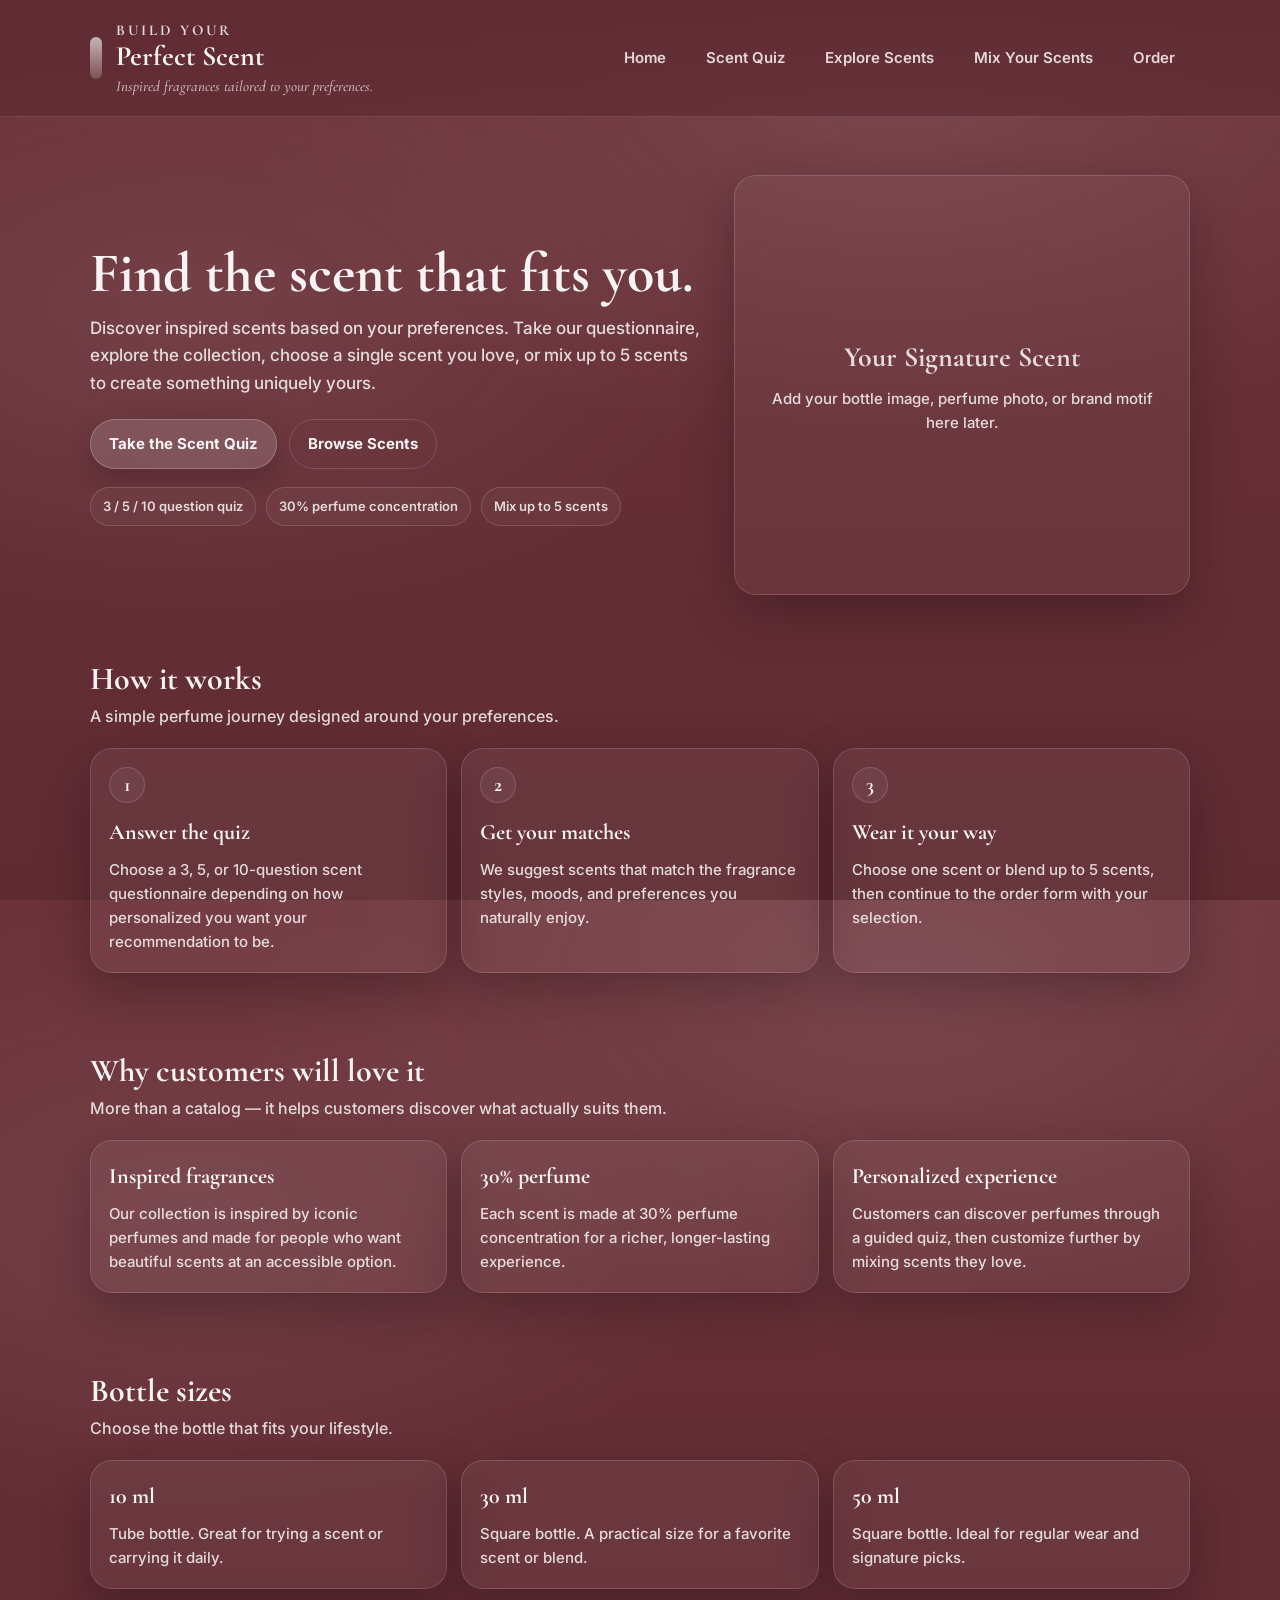
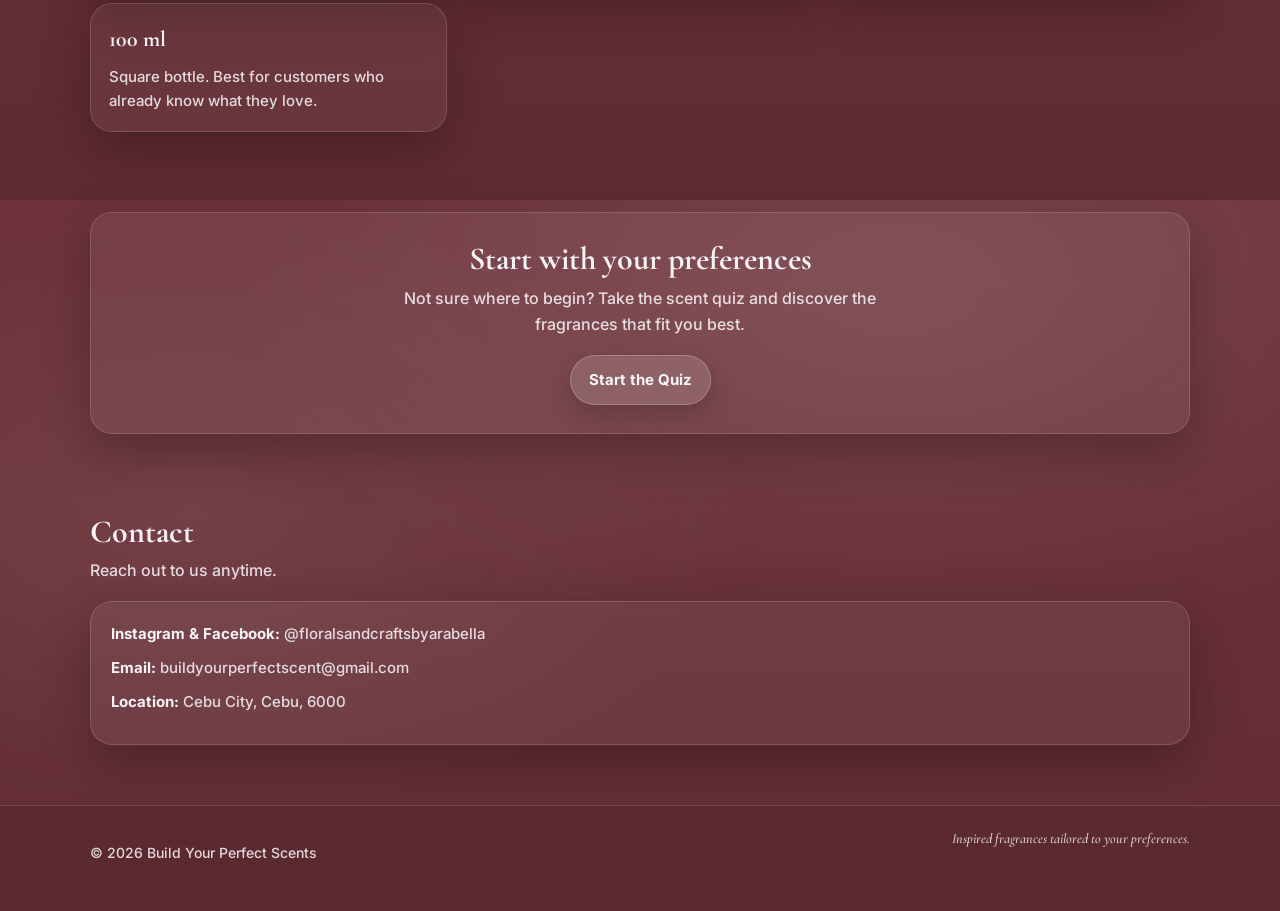
<file: index.html>
<!DOCTYPE html>
<html lang="en">
<head>
  <meta charset="UTF-8" />
  <meta name="viewport" content="width=device-width, initial-scale=1" />
  <title>Build Your Perfect Scents</title>
  <meta
    name="description"
    content="Discover inspired fragrances tailored to your preferences. Take the scent quiz, explore our collection, mix up to 5 scents, and order your perfect bottle."
  />

  <link rel="preconnect" href="https://fonts.googleapis.com">
  <link rel="preconnect" href="https://fonts.gstatic.com" crossorigin>
  <link href="https://fonts.googleapis.com/css2?family=Cormorant+Garamond:wght@500;600;700&family=Inter:wght@400;500;600;700&display=swap" rel="stylesheet">

  <link rel="stylesheet" href="./styles/global.css" />
  <link rel="stylesheet" href="./styles/home.css" />
</head>
<body>
  <header class="site-header">
    <div class="container header-inner">
      <a href="./index.html" class="brand brand-link">
        <div class="brand-mark" aria-hidden="true"></div>
        <div class="brand-text">
          <p class="brand-kicker">Build Your</p>
          <h1 class="brand-name">Perfect Scent</h1>
          <p class="brand-tagline">Inspired fragrances tailored to your preferences.</p>
        </div>
      </a>

      <nav class="top-nav" aria-label="Main Navigation">
        <a href="./index.html" class="nav-link">Home</a>
        <a href="./pages/quiz.html" class="nav-link">Scent Quiz</a>
        <a href="./pages/explore.html" class="nav-link">Explore Scents</a>
        <a href="./pages/mix.html" class="nav-link">Mix Your Scents</a>
        <a href="./pages/order.html" class="nav-link">Order</a>
      </nav>
    </div>
  </header>

  <main>
    <section class="hero">
      <div class="container hero-inner">
        <div class="hero-left">
          <h2 class="hero-title">Find the scent that fits you.</h2>
          <p class="hero-subtitle">
            Discover inspired scents based on your preferences. Take our questionnaire,
            explore the collection, choose a single scent you love, or mix up to 5 scents
            to create something uniquely yours.
          </p>

          <div class="hero-cta">
            <a class="btn btn-primary" href="./pages/quiz.html">Take the Scent Quiz</a>
            <a class="btn btn-ghost" href="./pages/explore.html">Browse Scents</a>
          </div>

          <div class="mini-badges" aria-label="Highlights">
            <span class="badge">3 / 5 / 10 question quiz</span>
            <span class="badge">30% perfume concentration</span>
            <span class="badge">Mix up to 5 scents</span>
          </div>
        </div>

        <div class="hero-right" aria-hidden="true">
          <div class="motif-card">
            <div class="motif-placeholder">
              <h3>Your Signature Scent</h3>
              <p>Add your bottle image, perfume photo, or brand motif here later.</p>
            </div>
          </div>
        </div>
      </div>
    </section>

    <section class="section">
      <div class="container">
        <div class="section-head">
          <h2 class="section-title">How it works</h2>
          <p class="section-subtitle">
            A simple perfume journey designed around your preferences.
          </p>
        </div>

        <div class="steps-grid">
          <div class="step-card">
            <div class="step-number">1</div>
            <h3>Answer the quiz</h3>
            <p>
              Choose a 3, 5, or 10-question scent questionnaire depending on how personalized
              you want your recommendation to be.
            </p>
          </div>

          <div class="step-card">
            <div class="step-number">2</div>
            <h3>Get your matches</h3>
            <p>
              We suggest scents that match the fragrance styles, moods, and preferences you naturally enjoy.
            </p>
          </div>

          <div class="step-card">
            <div class="step-number">3</div>
            <h3>Wear it your way</h3>
            <p>
              Choose one scent or blend up to 5 scents, then continue to the order form with your selection.
            </p>
          </div>
        </div>
      </div>
    </section>

    <section class="section">
      <div class="container">
        <div class="section-head">
          <h2 class="section-title">Why customers will love it</h2>
          <p class="section-subtitle">
            More than a catalog — it helps customers discover what actually suits them.
          </p>
        </div>

        <div class="features-grid">
          <div class="feature-card">
            <h3>Inspired fragrances</h3>
            <p>
              Our collection is inspired by iconic perfumes and made for people who want beautiful scents at an accessible option.
            </p>
          </div>

          <div class="feature-card">
            <h3>30% perfume</h3>
            <p>
              Each scent is made at 30% perfume concentration for a richer, longer-lasting experience.
            </p>
          </div>

          <div class="feature-card">
            <h3>Personalized experience</h3>
            <p>
              Customers can discover perfumes through a guided quiz, then customize further by mixing scents they love.
            </p>
          </div>
        </div>
      </div>
    </section>

    <section class="section">
      <div class="container">
        <div class="section-head">
          <h2 class="section-title">Bottle sizes</h2>
          <p class="section-subtitle">
            Choose the bottle that fits your lifestyle.
          </p>
        </div>

        <div class="bottle-grid">
          <div class="bottle-card">
            <h3>10 ml</h3>
            <p>Tube bottle. Great for trying a scent or carrying it daily.</p>
          </div>

          <div class="bottle-card">
            <h3>30 ml</h3>
            <p>Square bottle. A practical size for a favorite scent or blend.</p>
          </div>

          <div class="bottle-card">
            <h3>50 ml</h3>
            <p>Square bottle. Ideal for regular wear and signature picks.</p>
          </div>
        </div>

        <div class="bottle-grid" style="margin-top: 14px;">
          <div class="bottle-card">
            <h3>100 ml</h3>
            <p>Square bottle. Best for customers who already know what they love.</p>
          </div>
        </div>
      </div>
    </section>

    <section class="section">
      <div class="container">
        <div class="card cta-card">
          <h2 class="section-title">Start with your preferences</h2>
          <p class="section-subtitle">
            Not sure where to begin? Take the scent quiz and discover the fragrances that fit you best.
          </p>
          <a class="btn btn-primary" href="./pages/quiz.html">Start the Quiz</a>
        </div>
      </div>
    </section>

    <section class="section">
      <div class="container">
        <div class="section-head">
          <h2 class="section-title">Contact</h2>
          <p class="section-subtitle">Reach out to us anytime.</p>
        </div>

        <div class="card contact-card">
          <p><span>Instagram & Facebook:</span> @floralsandcraftsbyarabella</p>
          <p><span>Email:</span> buildyourperfectscent@gmail.com</p>
          <p><span>Location:</span> Cebu City, Cebu, 6000</p>
        </div>
      </div>
    </section>
  </main>

  <footer class="site-footer">
    <div class="container footer-inner">
      <p>© <span id="year"></span> Build Your Perfect Scents</p>
      <p class="footer-note">Inspired fragrances tailored to your preferences.</p>
    </div>
  </footer>

  <script>
    document.getElementById("year").textContent = new Date().getFullYear();
  </script>
</body>
</html>
</file>
<file: styles/global.css>
:root{
  --bg: #6d323a;
  --bg-2: #5f2b32;
  --card: rgba(255,255,255,0.06);
  --card-2: rgba(255,255,255,0.09);
  --stroke: rgba(255,255,255,0.14);
  --text: rgba(255,255,255,0.94);
  --muted: rgba(255,255,255,0.82);
  --muted-2: rgba(255,255,255,0.68);
  --shadow: 0 18px 50px rgba(0,0,0,0.25);

  --serif: "Cormorant Garamond", serif;
  --sans: "Inter", system-ui, -apple-system, Segoe UI, Roboto, Arial, sans-serif;

  --radius: 22px;
  --radius-sm: 14px;
}

*{ box-sizing: border-box; }
html, body{ height: 100%; scroll-behavior: smooth; }

body{
  margin: 0;
  background:
    radial-gradient(1100px 600px at 70% 10%, rgba(255,255,255,0.10), transparent 60%),
    radial-gradient(900px 500px at 15% 35%, rgba(255,255,255,0.08), transparent 62%),
    linear-gradient(180deg, var(--bg), var(--bg-2));
  color: var(--text);
  font-family: var(--sans);
  font-weight: 500;
  line-height: 1.6;
  overflow-x: hidden;
}

img{
  max-width: 100%;
  display: block;
}

a{
  color: inherit;
  text-decoration: none;
}

button,
input,
select,
textarea{
  font: inherit;
}

.container{
  width: min(1100px, 92vw);
  margin: 0 auto;
}

/* Header / Navbar */
.site-header{
  position: sticky;
  top: 0;
  z-index: 100;
  background: linear-gradient(180deg, rgba(95,43,50,0.94), rgba(95,43,50,0.70));
  backdrop-filter: blur(10px);
  border-bottom: 1px solid var(--stroke);
}

.header-inner{
  display: flex;
  align-items: center;
  justify-content: space-between;
  gap: 18px;
  padding: 18px 0;
}

.brand{
  display: flex;
  align-items: center;
  gap: 14px;
  min-width: 0;
}

.brand-link{
  transition: opacity 140ms ease;
}

.brand-link:hover{
  opacity: 0.92;
}

.brand-mark{
  width: 12px;
  height: 42px;
  border-radius: 999px;
  background: linear-gradient(180deg, rgba(255,255,255,0.80), rgba(255,255,255,0.22));
  opacity: 0.8;
  flex-shrink: 0;
}

.brand-kicker{
  margin: 0;
  font-family: var(--serif);
  font-size: 15px;
  font-weight: 700;
  letter-spacing: 0.18em;
  text-transform: uppercase;
  color: var(--muted);
}

.brand-name{
  margin: 0;
  font-family: var(--serif);
  font-size: 28px;
  font-weight: 700;
  line-height: 1;
}

.brand-tagline{
  margin: 4px 0 0;
  font-family: var(--serif);
  font-style: italic;
  font-size: 15px;
  font-weight: 500;
  color: var(--muted-2);
}

.top-nav{
  display: flex;
  align-items: center;
  gap: 10px;
  flex-wrap: wrap;
}

.nav-link{
  color: var(--muted);
  text-decoration: none;
  font-size: 15px;
  font-weight: 600;
  padding: 10px 14px;
  border-radius: 999px;
  border: 1px solid transparent;
  transition: background 140ms ease, border-color 140ms ease, color 140ms ease, transform 140ms ease;
}

.nav-link:hover{
  border-color: var(--stroke);
  background: rgba(255,255,255,0.05);
  color: var(--text);
  transform: translateY(-1px);
}

/* Shared sections */
.section{
  padding: 40px 0;
}

.section-head{
  margin-bottom: 18px;
}

.section-title{
  margin: 0;
  font-family: var(--serif);
  font-size: 32px;
  font-weight: 700;
  line-height: 1.1;
}

.section-subtitle{
  margin: 8px 0 0;
  color: var(--muted);
  font-size: 16px;
  font-weight: 500;
}

.card{
  border: 1px solid var(--stroke);
  background: var(--card);
  border-radius: var(--radius);
  padding: 20px;
  box-shadow: var(--shadow);
}

.card-title{
  margin: 0;
  font-family: var(--serif);
  font-size: 24px;
  font-weight: 700;
  line-height: 1.15;
}

.card-note{
  margin: 6px 0 0;
  color: var(--muted);
  font-size: 15px;
  font-weight: 500;
}

.btn{
  border: 1px solid var(--stroke);
  background: transparent;
  color: var(--text);
  padding: 12px 18px;
  border-radius: 999px;
  font-size: 15px;
  font-weight: 700;
  cursor: pointer;
  text-decoration: none;
  display: inline-flex;
  align-items: center;
  justify-content: center;
  gap: 8px;
  transition: transform 140ms ease, background 140ms ease, border-color 140ms ease;
  min-height: 46px;
  text-align: center;
}

.btn:hover{
  transform: translateY(-2px);
}

.btn-primary{
  background: rgba(255,255,255,0.14);
  border-color: rgba(255,255,255,0.22);
  box-shadow: 0 10px 26px rgba(0,0,0,0.18);
}

.btn-primary:hover{
  background: rgba(255,255,255,0.18);
}

.btn-ghost:hover{
  background: rgba(255,255,255,0.06);
}

.divider{
  height: 1px;
  background: var(--stroke);
  margin: 18px 0;
}

.site-footer{
  border-top: 1px solid var(--stroke);
  padding: 22px 0 32px;
  margin-top: 20px;
  background: rgba(0,0,0,0.08);
}

.footer-inner{
  display: flex;
  justify-content: space-between;
  gap: 12px;
  flex-wrap: wrap;
  color: var(--muted);
  font-size: 14px;
  font-weight: 500;
}

.footer-note{
  margin: 0;
  font-family: var(--serif);
  font-style: italic;
}

@media (max-width: 900px){
  .header-inner{
    flex-direction: column;
    align-items: flex-start;
    padding: 16px 0;
  }

  .top-nav{
    width: 100%;
    gap: 8px;
  }

  .nav-link{
    padding: 10px 12px;
  }

  .brand-name{
    font-size: 24px;
  }

  .section{
    padding: 32px 0;
  }

  .section-title{
    font-size: 28px;
  }
}

@media (max-width: 640px){
  .container{
    width: min(100%, calc(100vw - 28px));
  }

  .header-inner{
    gap: 14px;
    padding: 14px 0;
  }

  .brand{
    width: 100%;
    align-items: flex-start;
    gap: 12px;
  }

  .brand-kicker{
    font-size: 13px;
    letter-spacing: 0.14em;
  }

  .brand-name{
    font-size: 22px;
  }

  .brand-tagline{
    font-size: 13px;
    line-height: 1.35;
  }

  .top-nav{
    display: grid;
    grid-template-columns: repeat(2, minmax(0, 1fr));
    gap: 8px;
  }

  .nav-link{
    width: 100%;
    justify-content: center;
    padding: 10px 12px;
    font-size: 14px;
  }

  .section{
    padding: 26px 0;
  }

  .section-head{
    margin-bottom: 14px;
  }

  .section-title{
    font-size: 24px;
  }

  .section-subtitle{
    font-size: 15px;
    line-height: 1.5;
  }

  .card{
    padding: 16px;
    border-radius: 18px;
  }

  .card-title{
    font-size: 21px;
  }

  .card-note{
    font-size: 14px;
  }

  .btn{
    width: 100%;
    min-height: 48px;
    padding: 12px 16px;
  }

  .footer-inner{
    flex-direction: column;
    align-items: flex-start;
    gap: 6px;
  }
}

@media (max-width: 420px){
  .container{
    width: min(100%, calc(100vw - 22px));
  }

  .top-nav{
    grid-template-columns: 1fr;
  }

  .brand-name{
    font-size: 20px;
  }

  .section-title{
    font-size: 22px;
  }

  .card{
    padding: 14px;
  }
}
</file>
<file: styles/home.css>
.hero{
  padding: 58px 0 26px;
}

.hero-inner{
  display: grid;
  grid-template-columns: 1.15fr 0.85fr;
  gap: 28px;
  align-items: center;
}

.hero-title{
  margin: 0 0 12px;
  font-family: var(--serif);
  font-size: clamp(38px, 4.6vw, 56px);
  font-weight: 700;
  line-height: 1.05;
}

.hero-subtitle{
  margin: 0 0 22px;
  color: var(--muted);
  max-width: 56ch;
  font-size: 17px;
  font-weight: 500;
}

.hero-cta{
  display: flex;
  gap: 12px;
  flex-wrap: wrap;
  margin-bottom: 18px;
}

.mini-badges{
  display: flex;
  gap: 10px;
  flex-wrap: wrap;
}

.badge{
  font-size: 13px;
  font-weight: 600;
  color: var(--muted);
  border: 1px solid var(--stroke);
  background: rgba(255,255,255,0.04);
  padding: 8px 12px;
  border-radius: 999px;
}

.hero-right{
  display: flex;
  justify-content: center;
}

.motif-card{
  border: 1px solid var(--stroke);
  background: rgba(255,255,255,0.04);
  border-radius: var(--radius);
  overflow: hidden;
  box-shadow: var(--shadow);
  min-height: 420px;
  display: flex;
  align-items: center;
  justify-content: center;
  padding: 24px;
}

.motif-placeholder{
  text-align: center;
  color: var(--muted);
}

.motif-placeholder h3{
  margin: 0 0 8px;
  font-family: var(--serif);
  font-size: 28px;
  font-weight: 700;
}

.motif-placeholder p{
  margin: 0;
  font-size: 15px;
  font-weight: 500;
}

.steps-grid,
.features-grid,
.bottle-grid{
  display: grid;
  grid-template-columns: repeat(3, 1fr);
  gap: 14px;
  margin-top: 16px;
}

.step-card,
.feature-card,
.bottle-card{
  border: 1px solid var(--stroke);
  background: rgba(255,255,255,0.05);
  border-radius: var(--radius);
  padding: 18px;
  box-shadow: var(--shadow);
  transition: transform 140ms ease, background 140ms ease;
}

.step-card:hover,
.feature-card:hover,
.bottle-card:hover{
  transform: translateY(-2px);
  background: rgba(255,255,255,0.07);
}

.step-number{
  display: inline-flex;
  width: 36px;
  height: 36px;
  align-items: center;
  justify-content: center;
  border-radius: 999px;
  border: 1px solid var(--stroke);
  background: rgba(255,255,255,0.06);
  font-family: var(--serif);
  font-size: 20px;
  font-weight: 700;
  margin-bottom: 12px;
}

.step-card h3,
.feature-card h3,
.bottle-card h3{
  margin: 0 0 8px;
  font-family: var(--serif);
  font-size: 22px;
  font-weight: 700;
}

.step-card p,
.feature-card p,
.bottle-card p{
  margin: 0;
  color: var(--muted);
  font-size: 15px;
  font-weight: 500;
}

.cta-card{
  text-align: center;
  padding: 28px;
}

.cta-card .section-title{
  margin-bottom: 10px;
}

.cta-card .section-subtitle{
  max-width: 50ch;
  margin-left: auto;
  margin-right: auto;
  margin-bottom: 18px;
}

.contact-card p{
  margin: 0 0 10px;
  color: var(--muted);
  font-size: 15px;
  font-weight: 500;
}

.contact-card span{
  color: var(--text);
  font-weight: 700;
}

@media (max-width: 900px){
  .hero-inner,
  .steps-grid,
  .features-grid,
  .bottle-grid{
    grid-template-columns: 1fr;
  }

  .motif-card{
    min-height: 280px;
  }
}
</file>
